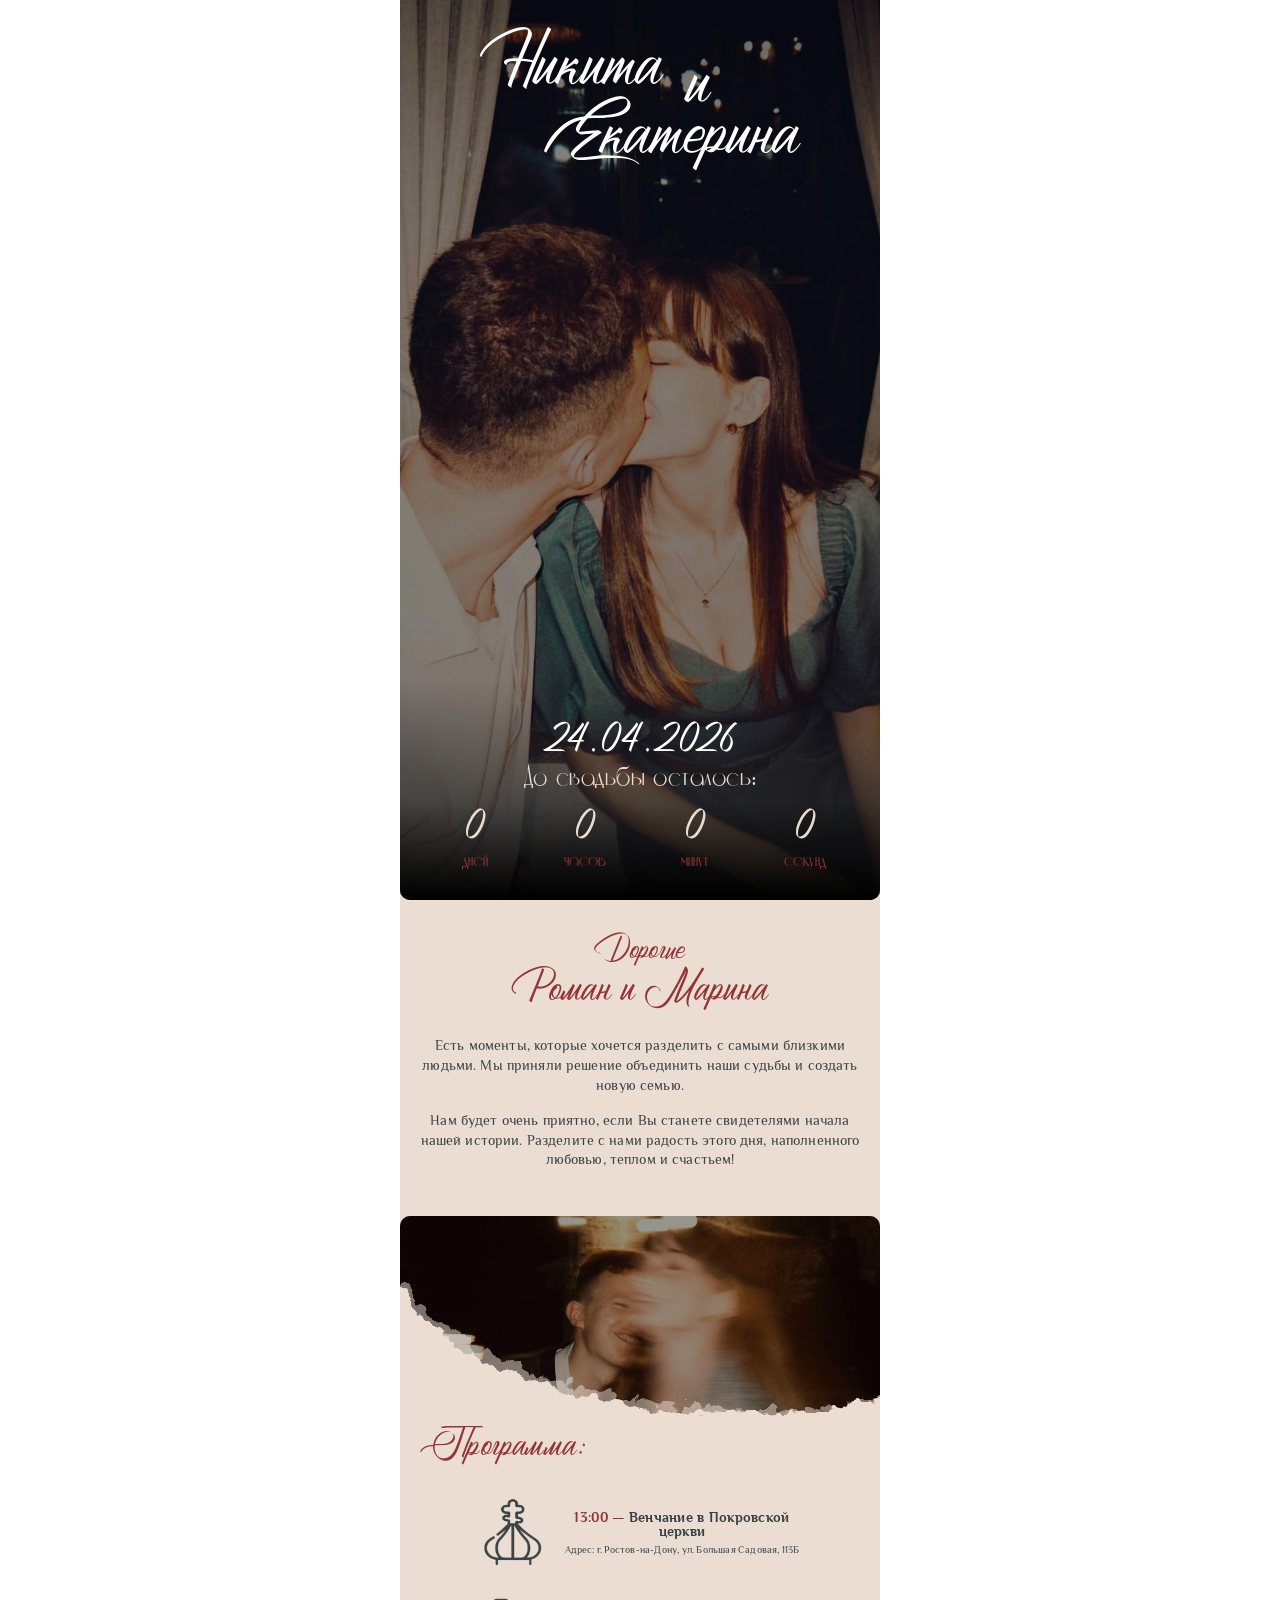
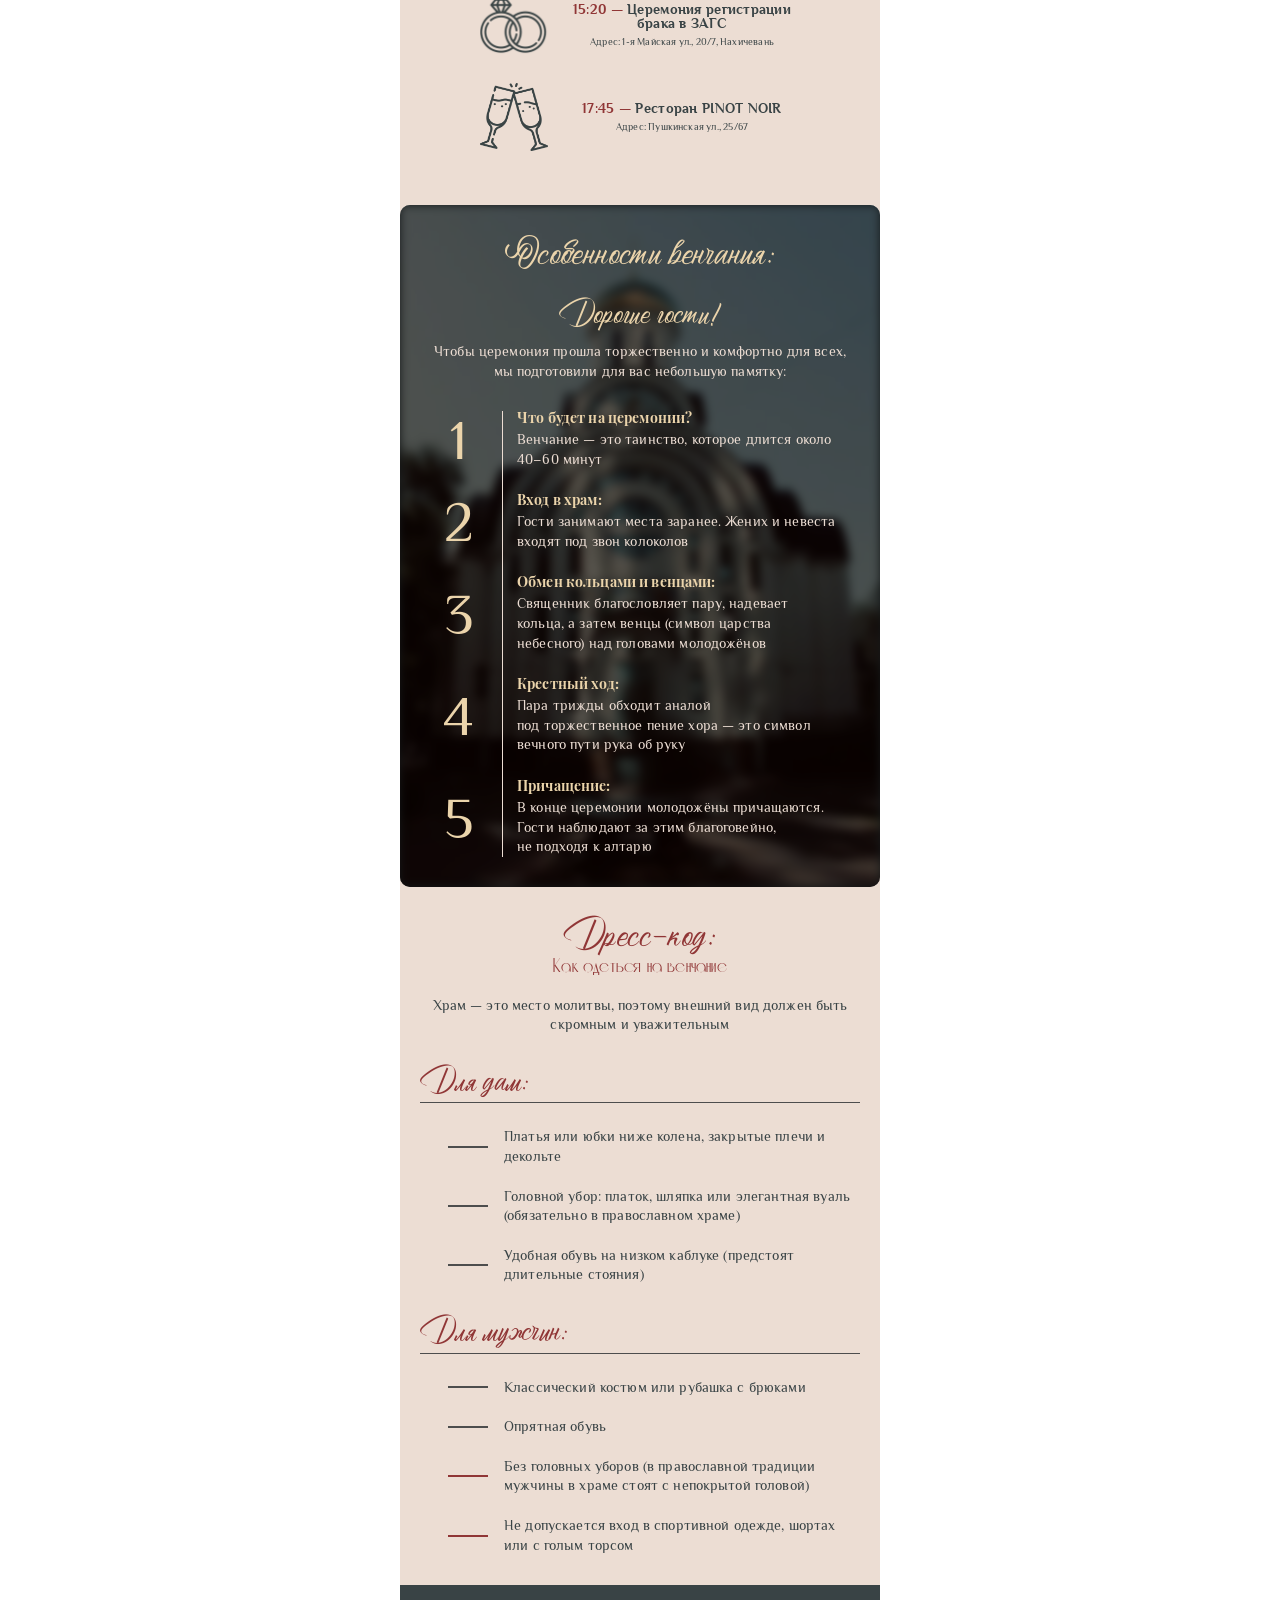
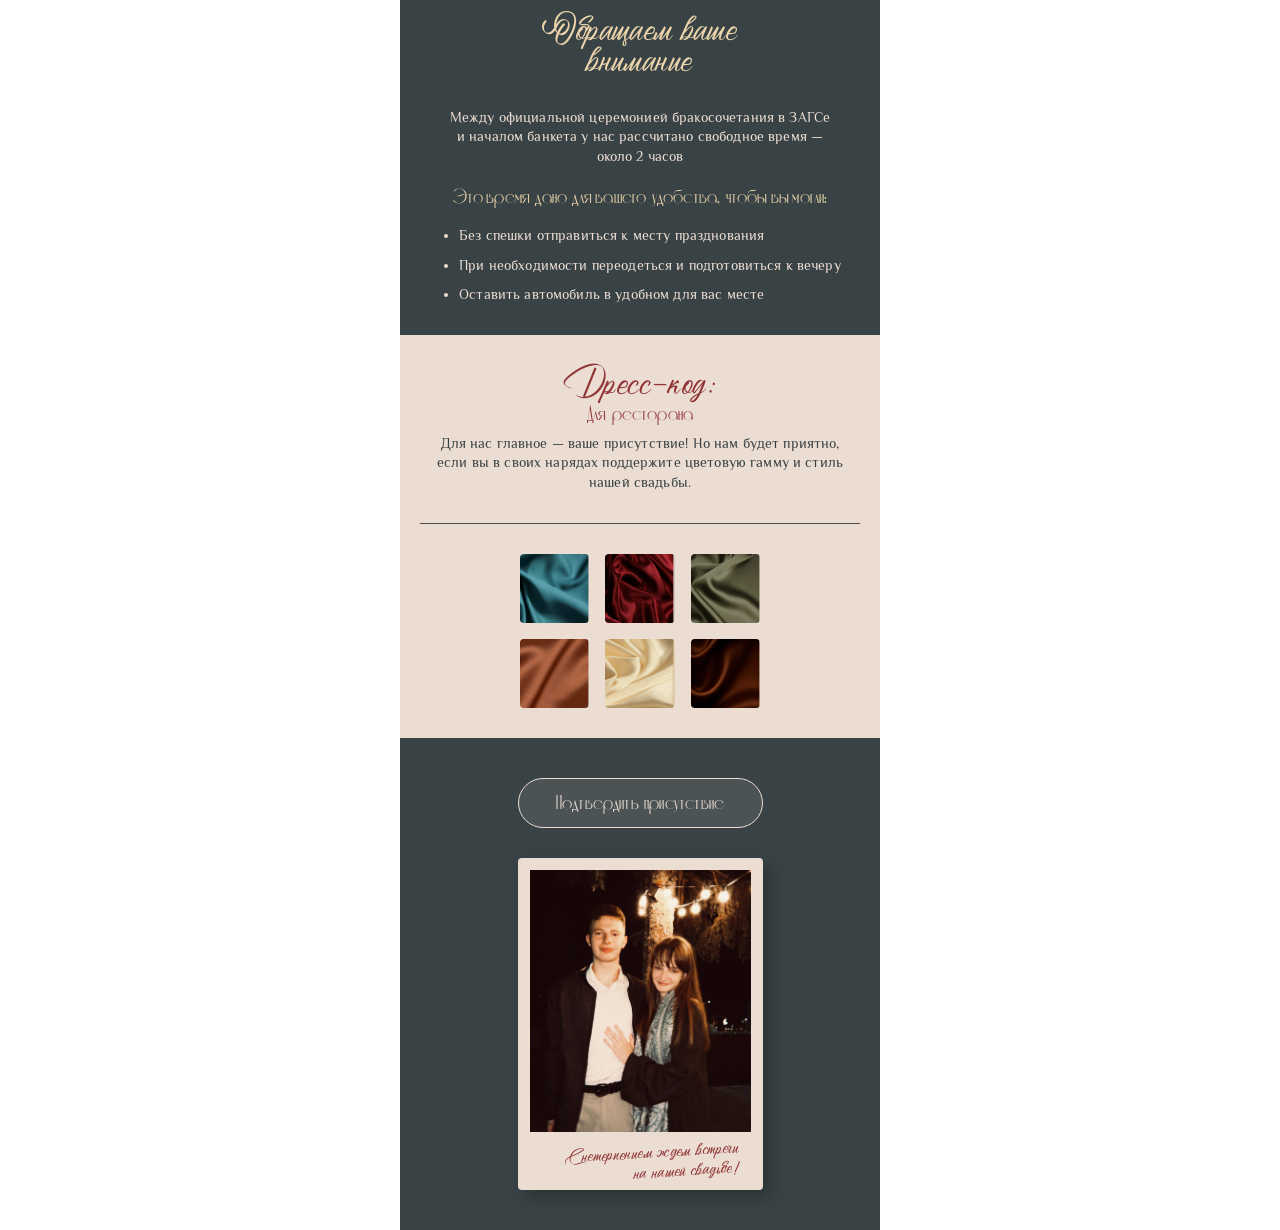
<file: alexandr-artemovich/index.html>
<!DOCTYPE html>
<html lang="en">
<head>
    <meta charset="UTF-8">
    <meta name="viewport" content="width=device-width, initial-scale=1.0">
    <title>Приглашение на Свадьбу</title>
    <link rel="stylesheet" href="/styles/styles.css">
</head>
<body>
    <div class="content">
        <div class="hero" style="background-image: url(../images/5fa5bb0f31fe683e96e17e9f7ca155f46ad007fe.jpg);">
            <h1 class="hero__title">Никита <span class="conjunction">и </span><span style="display: block; text-align: right;">Екатерина</span></h1>
            <div class="hero__content">
                <h2 class="hero__date">24.04.2026</h2>
                <h3 class="hero__subtitle">До свадьбы осталось:</h3>
                <div class="counter">
                    <div class="counter__item">
                        <div class="counter__item-number" id="days">42</div>
                        <div class="counter__item-text counter__item-days">дней</div>
                    </div>
                    <div class="counter__item">
                        <div class="counter__item-number" id="hours">42</div>
                        <div class="counter__item-text counter__item-hours">часов</div>
                    </div>
                    <div class="counter__item">
                        <div class="counter__item-number" id="minutes">42</div>
                        <div class="counter__item-text counter__item-minutes">минут</div>
                    </div>
                    <div class="counter__item">
                        <div class="counter__item-number" id="seconds">42</div>
                        <div class="counter__item-text counter__item-seconds">секунд</div>
                    </div>
                </div>
            </div>
            <div class="hero__overlay"></div>
        </div>
        <div class="section section--biege">
            <h2 class="section__title section__title--guest"><span class="guest-greeting" style="font-size: 2.4rem;">Дорогие</span><span class="guest-name" style="font-size: 3.2rem;">Роман и Марина</span></h2>
            <p class="section__text section__text--centered">Есть моменты, которые хочется разделить с самыми близкими людьми. Мы приняли решение объединить наши судьбы и создать новую семью.</p>
            <p class="section__text section__text--centered">Нам будет очень приятно, если Вы станете свидетелями начала нашей истории. Разделите с нами радость этого дня, наполненного любовью, теплом и счастьем!
</p>
        </div>
        <div class="framed">
            <svg xmlns="http://www.w3.org/2000/svg" viewBox="-10 -15 360 148" fill="none"><g filter="url(#filter0_g_183_595)"><path d="M-6.312 9.69C-0.131 68.938 103.092 120.79 232.094 127.524c47.594 2.485 92.348 -1.504 130.503 -10.454l-0.718 20.548 -374.771 -13.087L-8.88 9.6z" fill="#ECDDD3" fill-opacity="0.5"/></g><g filter="url(#filter1_g_183_595)"><path d="M-4.486 21.109c8.069 58.997 110.8 107.213 237.202 109.441 46.635 0.822 90.272 -4.726 127.284 -15.002v20.561H-7V21.109z" fill="#ECDDD3"/></g><defs><filter id="filter0_g_183_595" x="-22.4925" y="-2.47955e-05" width="394.689" height="147.217" filterUnits="userSpaceOnUse" color-interpolation-filters="sRGB"><feFlood flood-opacity="0" result="BackgroundImageFix"/><feBlend mode="normal" in="SourceGraphic" in2="BackgroundImageFix" result="shape"/><feTurbulence type="fractalNoise" baseFrequency="0.078125 0.078125" numOctaves="3" seed="5856"/><feDisplacementMap in="shape" scale="19.200000762939453" xChannelSelector="R" yChannelSelector="G" result="displacedImage" width="100%" height="100%"/><feMerge result="effect1_texture_183_595"><feMergeNode in="displacedImage"/></feMerge></filter><filter id="filter1_g_183_595" x="-13.7" y="14.4086" width="380.4" height="128.4" filterUnits="userSpaceOnUse" color-interpolation-filters="sRGB"><feFlood flood-opacity="0" result="BackgroundImageFix"/><feBlend mode="normal" in="SourceGraphic" in2="BackgroundImageFix" result="shape"/><feTurbulence type="fractalNoise" baseFrequency="0.081300809979438782 0.081300809979438782" numOctaves="3" seed="5856"/><feDisplacementMap in="shape" scale="13.399999618530273" xChannelSelector="R" yChannelSelector="G" result="displacedImage" width="100%" height="100%"/><feMerge result="effect1_texture_183_595"><feMergeNode in="displacedImage"/></feMerge></filter></defs></svg>
        </div>
        <div class="section section--biege section--schedule" style="padding-top: 10px;">
            <h2 class="section__title" style="margin-bottom: 34px; text-align: left;">Программа:</h2>
            <div class="schedule__item">
                <img src="/images/купол_Монтажная область 1 1.svg" alt="Церковный купол">
                <div class="schedule__content">
                    <h3 class="schedule__title"><span style="color: var(--color-accent);">13:00 — </span>Венчание в Покровской церкви</span></h3>
                    <p class="schedule__address">Адрес: г. Ростов-на-Дону, ул. Большая Садовая, 113Б</p>
                </div>
            </div>
            <div class="schedule__item">
                <img src="/images/кольца_Монтажная область 1 1.svg" alt="Переплетенные кольца">
                <div class="schedule__content">
                    <h3 class="schedule__title"><span style="color: var(--color-accent);">15:20 — </span>Церемония регистрации брака в ЗАГС</h3>
                    <p class="schedule__address">Адрес: 1-я Майская ул., 20/7, Нахичевань</p>
                </div>
            </div>
            <div class="schedule__item">
                <img src="/images/бокал 1.svg" alt="Пара высоких бокалов">
                <div class="schedule__content">
                    <h3 class="schedule__title"><span style="color: var(--color-accent);">17:45 — </span>Ресторан PINOT NOIR</h3>
                    <p class="schedule__address">Адрес: Пушкинская ул., 25/67</p>
                </div>
            </div>
        </div>
        <div class="section section--grey section--checklist">
            <h2 class="section__title">Особенности венчания:</h2>
            <h3 class="section__title section__title--small">Дорогие гости!</h3>
            <p class="section__text section__text--centered">Чтобы церемония прошла торжественно и комфортно для всех, мы подготовили для вас небольшую памятку:
</p>
            <div class="checklist">
                <div class="checklist__item">
                    <div class="item__number">1</div>
                    <div class="item__content">
                        <h4 class="item__title">Что будет на церемонии?</h4>
                        <p class="section__text item__description">Венчание — это таинство, которое длится около 40–60 минут</p>
                    </div>
                </div>
                <div class="checklist__item">
                    <div class="item__number">2</div>
                    <div class="item__content">
                        <h4 class="item__title">Вход в храм:</h4>
                        <p class="section__text item__description">Гости занимают места заранее. Жених и невеста входят под звон колоколов</p>
                    </div>
                </div>
                <div class="checklist__item">
                    <div class="item__number">3</div>
                    <div class="item__content">
                        <h4 class="item__title">Обмен кольцами и венцами:</h4>
                        <p class="section__text item__description">Священник благословляет пару, надевает кольца, а затем венцы (символ царства небесного) над головами молодожёнов</p>
                    </div>
                </div>
                <div class="checklist__item">
                    <div class="item__number">4</div>
                    <div class="item__content">
                        <h4 class="item__title">Крестный ход:</h4>
                        <p class="section__text item__description">Пара трижды обходит аналой под торжественное пение хора — это символ вечного пути рука об руку</p>
                    </div>
                </div>
                <div class="checklist__item">
                    <div class="item__number">5</div>
                    <div class="item__content">
                        <h4 class="item__title">Причащение:</h4>
                        <p class="section__text item__description">В конце церемонии молодожёны причащаются. Гости наблюдают за этим благоговейно, не подходя к алтарю</p>
                    </div>
                </div>
                <div class="divider"></div>
            </div>
        </div>
        <div class="section section--biege">
            <h2 class="section__title">Дресс-код:</h2>
            <h3 class="section__subtitle">Как одеться на венчание</h3>
            <p class="section__text section__text--centered" style="margin-bottom: 30px;">Храм — это место молитвы, поэтому внешний вид должен быть скромным и уважительным</p>
            <h4 class="section__title section__title--small section__title--border" style="text-align: left;">Для дам:</h4>
            <div class="list" style="margin-bottom: 30px;">
                <div class="marker"></div>
                <p class="section__text">Платья или юбки ниже колена, закрытые плечи и декольте</p>
                <div class="marker"></div>
                <p class="section__text">Головной убор: платок, шляпка или элегантная вуаль (обязательно в православном храме)</p>
                <div class="marker"></div>
                <p class="section__text">Удобная обувь на низком каблуке (предстоят длительные стояния)</p>
            </div>
            <h4 class="section__title section__title--small section__title--border" style="text-align: left;">Для мужчин:</h4>
            <div class="list">
                <div class="marker"></div>
                <p class="section__text">Классический костюм или рубашка с брюками</p>
                <div class="marker"></div>
                <p class="section__text">Опрятная обувь</p>
                <div class="marker marker--red"></div>
                <p class="section__text">Без головных уборов (в православной традиции мужчины в храме стоят с непокрытой головой)</p>
                <div class="marker marker--red"></div>
                <p class="section__text">Не допускается вход в спортивной одежде, шортах или с голым торсом</p>
            </div>
        </div>
        <div class="section section--grey" style="border-radius: 0;">
            <h2 class="section__title" style="margin-bottom: 30px; line-height: .8em;">Обращаем ваше<span style="display: block;">внимание</span></h2>
            <p class="section__text section__text--centered" style="margin-bottom: 20px;">Между официальной церемонией бракосочетания в ЗАГСе и началом банкета у нас рассчитано свободное время — около 2 часов</p>
            <h3 class="section__subtitle">Это время дано для вашего удобства, чтобы вы могли:</h3>
            <ul class="section__list">
                <li class="list__item">Без спешки отправиться к месту празднования</li>
                <li class="list__item">При необходимости переодеться и подготовиться к вечеру</li>
                <li class="list__item" style="margin-bottom: 0;">Оставить автомобиль в удобном для вас месте</li>
            </ul>
        </div>
        <div class="section section--biege">
            <h2 class="section__title">Дресс-код:</h2>
            <h3 class="section__subtitle" style="margin-bottom: 10px;">Для ресторана</h3>
            <p class="section__text section__text--centered" style="padding-bottom: 30px; margin-bottom: 30px; border-bottom: 1px solid var(--color-border);">Для нас главное — ваше присутствие! Но нам будет приятно, если вы в своих нарядах поддержите цветовую гамму и стиль нашей свадьбы.</p>
            <div class="colors">
                <div class="color__item">
                    <img src="/images/turquoise.jpeg" alt="Turquoise color">
                </div>
                <div class="color__item">
                    <img src="/images/burgundy.jpeg" alt="Burgundy color">
                </div>
                <div class="color__item">
                    <img src="/images/olive.jpg" alt="Olive color">
                </div>
                <div class="color__item">
                    <img src="/images/orange.jpeg" alt="Orange color">
                </div>
                <div class="color__item">
                    <img src="/images/biege.jpeg" alt="Lemon color">
                </div>
                <div class="color__item">
                    <img src="/images/brown.jpeg" alt="Brown color">
                </div>
            </div>
        </div>
        <div class="section section--grey section--button">
            <form action="https://formspree.io/f/xgonlerl" method="post">
                <input type="hidden" name="message" id="message" value="Гость Софья подтвердил свое присутствие!">
                <button type="submit" class="button">Подтвердить присутствие</button>
            </form>
            <div class="polaroid">
                <img src="/images/d419377d19cbe26d3405cd558c5c610867462e67.jpg" alt="Couple standing under the lights">
                <div class="polaroid__text">С  нетерпением ждем встречи<span style="display: block;"> на нашей свадьбе!</span></div>
            </div>
        </div>
    </div>
    <script src="/scripts/script.js"></script>
</body>
</html>
</file>
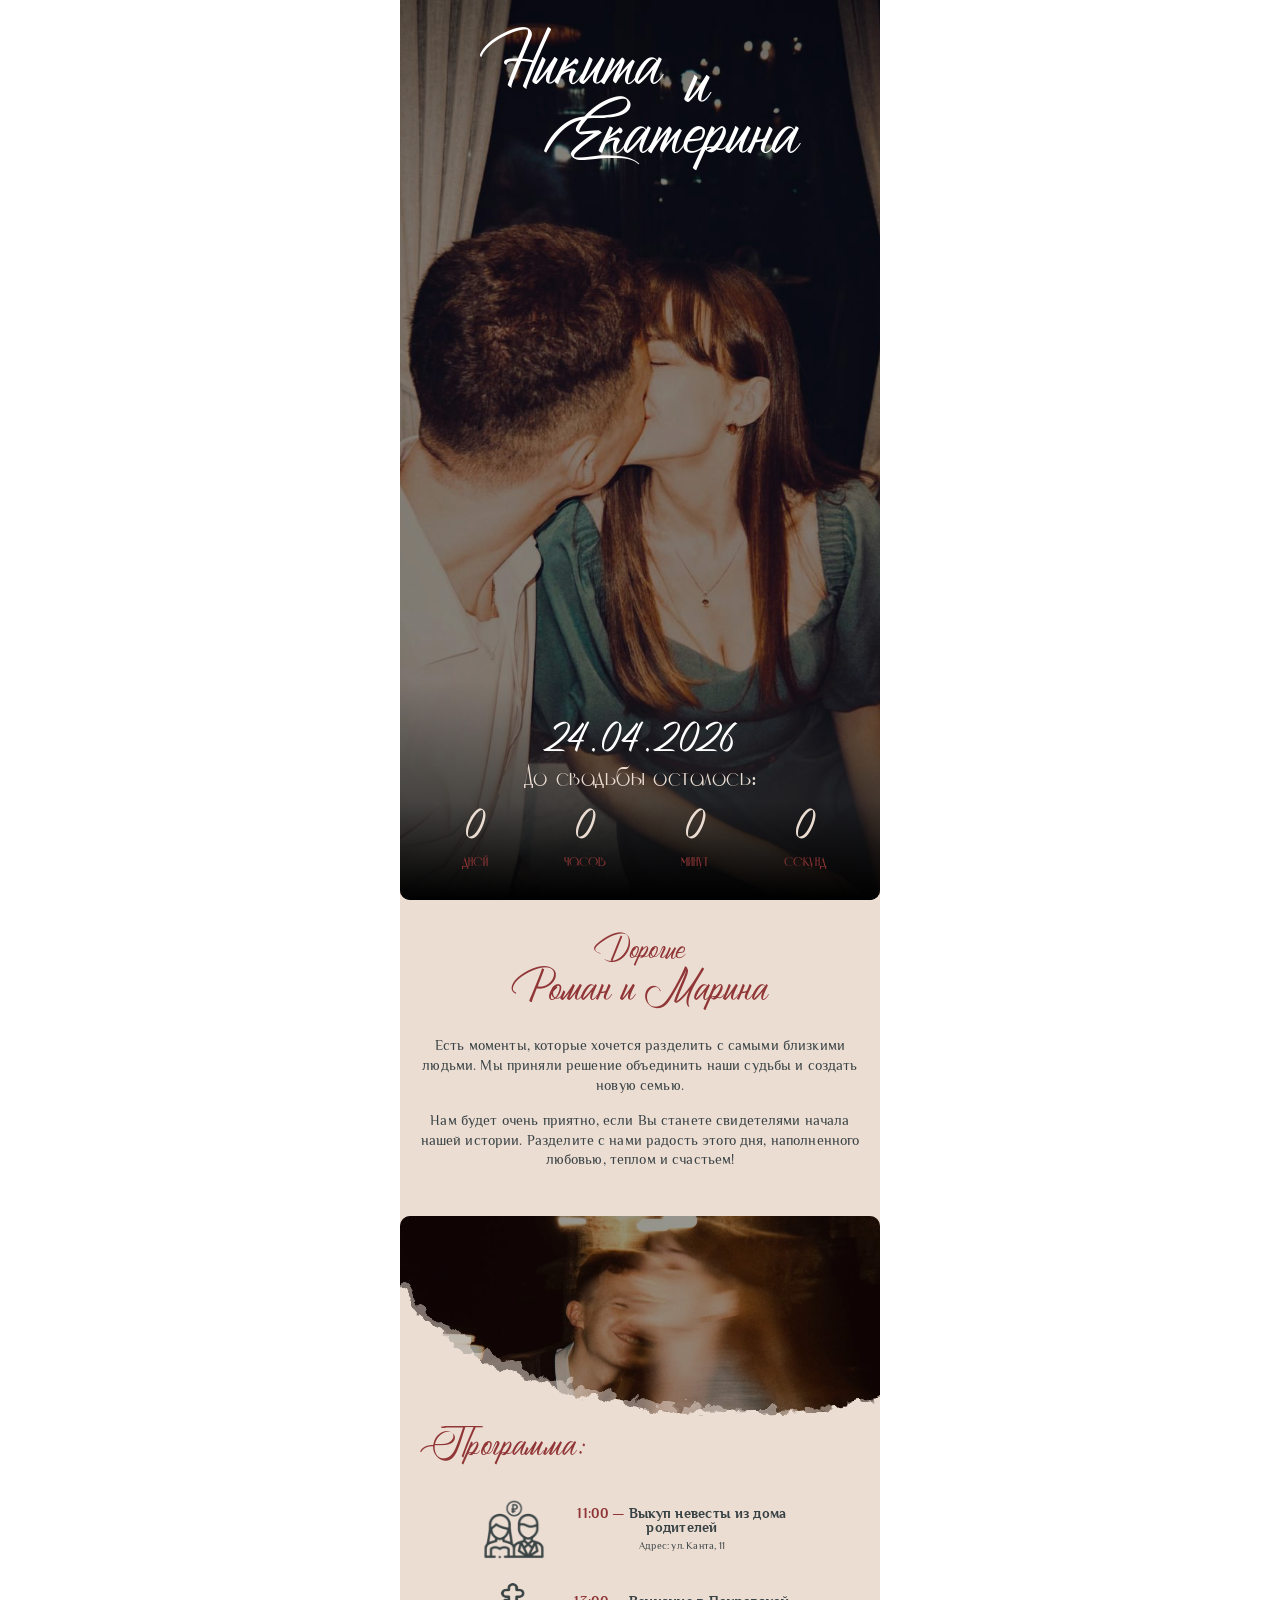
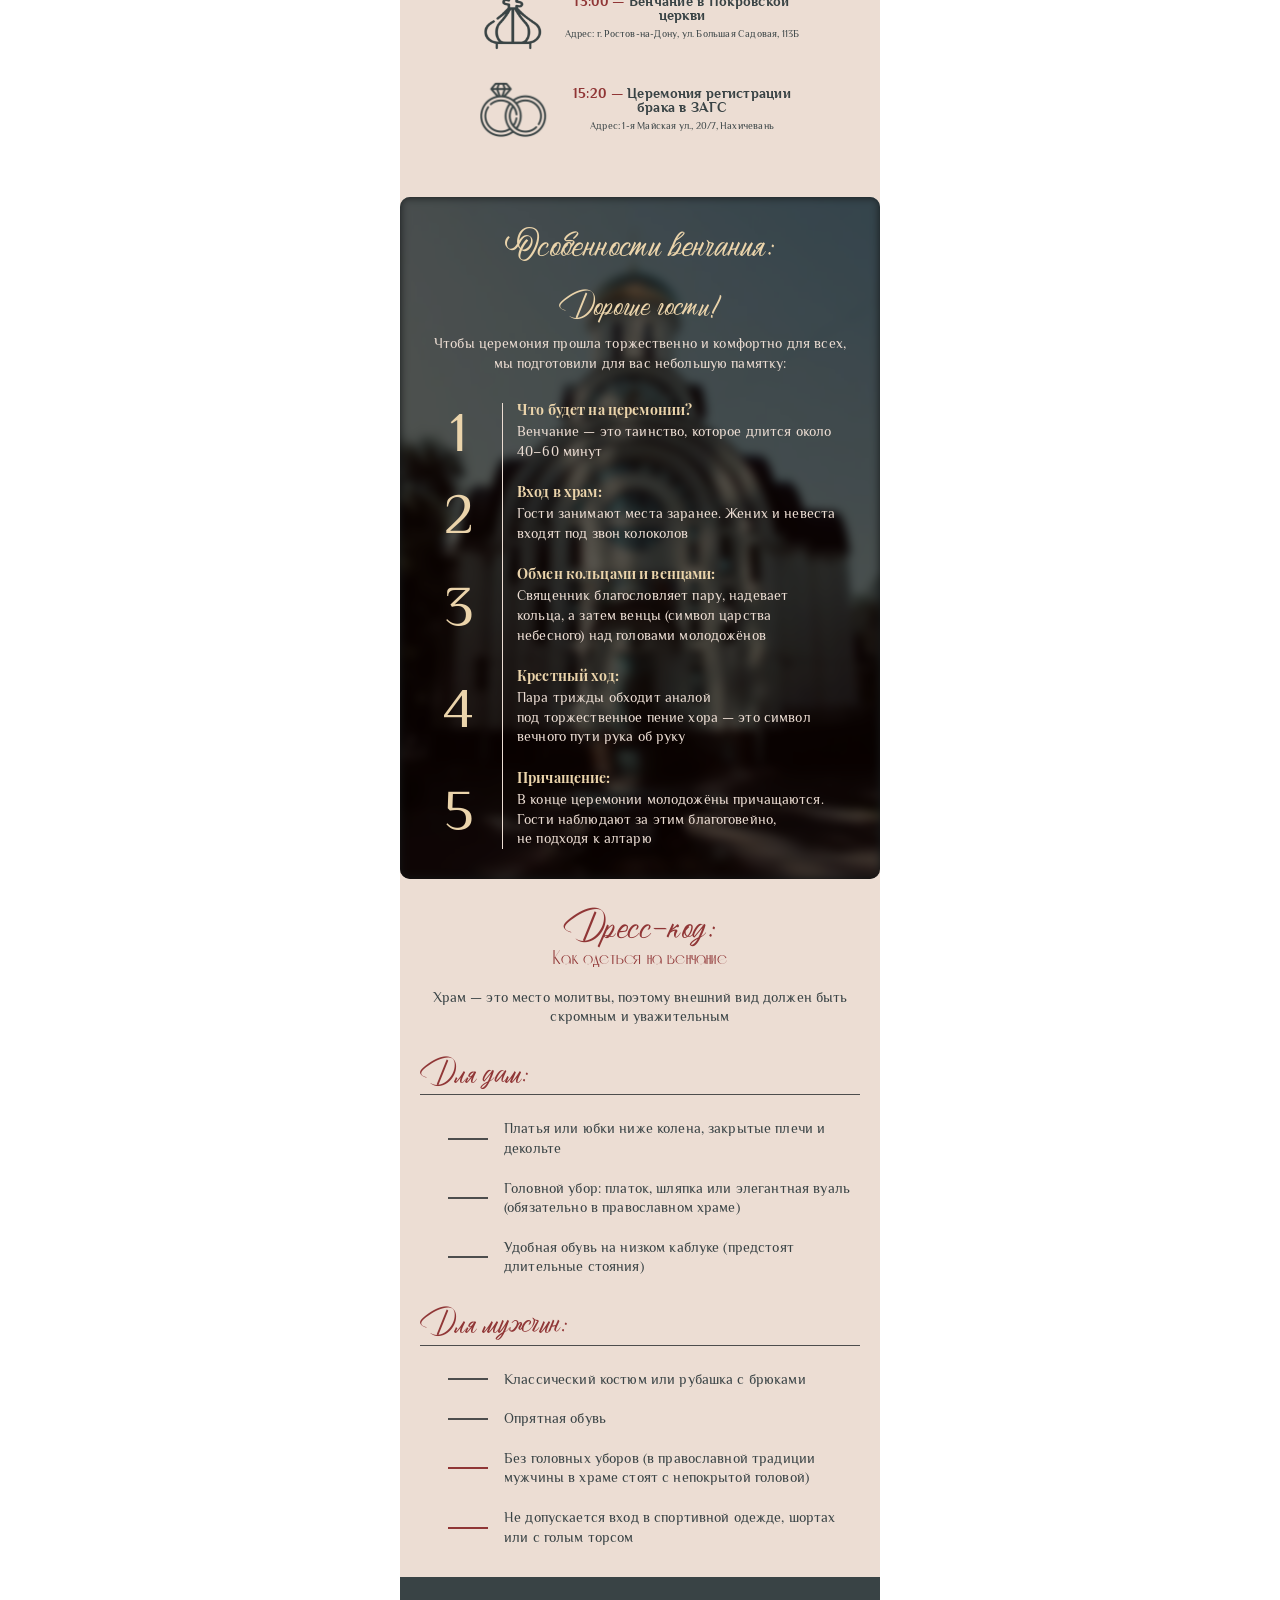
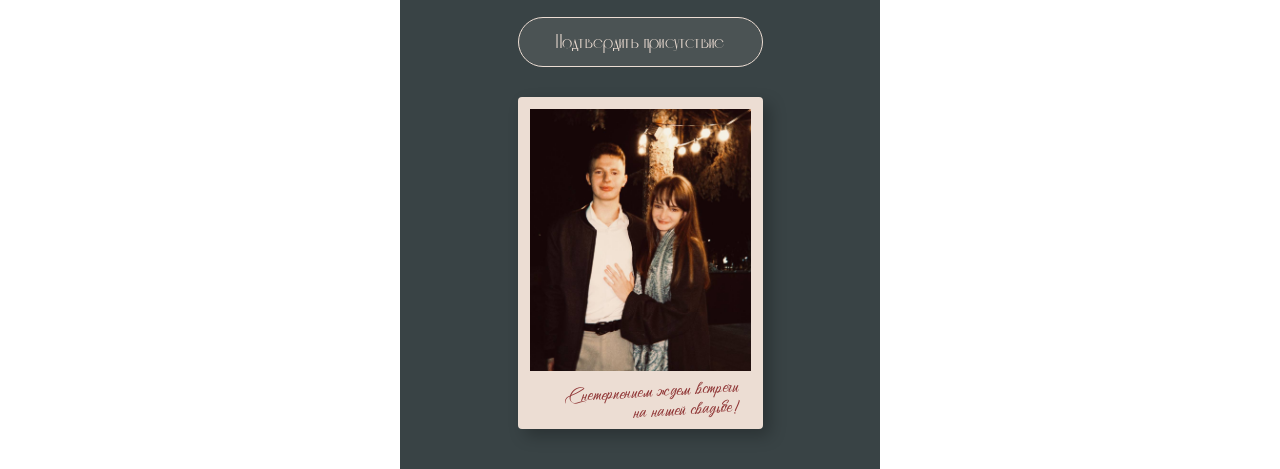
<file: alexandr/index.html>
<!DOCTYPE html>
<html lang="en">
<head>
    <meta charset="UTF-8">
    <meta name="viewport" content="width=device-width, initial-scale=1.0">
    <title>Приглашение на Свадьбу</title>
    <link rel="stylesheet" href="/styles/styles.css">
</head>
<body>
    <div class="content">
        <div class="hero" style="background-image: url(../images/5fa5bb0f31fe683e96e17e9f7ca155f46ad007fe.jpg);">
            <h1 class="hero__title">Никита <span class="conjunction">и </span><span style="display: block; text-align: right;">Екатерина</span></h1>
            <div class="hero__content">
                <h2 class="hero__date">24.04.2026</h2>
                <h3 class="hero__subtitle">До свадьбы осталось:</h3>
                <div class="counter">
                    <div class="counter__item">
                        <div class="counter__item-number" id="days">42</div>
                        <div class="counter__item-text counter__item-days">дней</div>
                    </div>
                    <div class="counter__item">
                        <div class="counter__item-number" id="hours">42</div>
                        <div class="counter__item-text counter__item-hours">часов</div>
                    </div>
                    <div class="counter__item">
                        <div class="counter__item-number" id="minutes">42</div>
                        <div class="counter__item-text counter__item-minutes">минут</div>
                    </div>
                    <div class="counter__item">
                        <div class="counter__item-number" id="seconds">42</div>
                        <div class="counter__item-text counter__item-seconds">секунд</div>
                    </div>
                </div>
            </div>
            <div class="hero__overlay"></div>
        </div>
        <div class="section section--biege">
            <h2 class="section__title section__title--guest"><span class="guest-greeting" style="font-size: 2.4rem;">Дорогие</span><span class="guest-name" style="font-size: 3.2rem;">Роман и Марина</span></h2>
            <p class="section__text section__text--centered">Есть моменты, которые хочется разделить с самыми близкими людьми. Мы приняли решение объединить наши судьбы и создать новую семью.</p>
            <p class="section__text section__text--centered">Нам будет очень приятно, если Вы станете свидетелями начала нашей истории. Разделите с нами радость этого дня, наполненного любовью, теплом и счастьем!
</p>
        </div>
        <div class="framed">
            <svg xmlns="http://www.w3.org/2000/svg" viewBox="-10 -15 360 148" fill="none"><g filter="url(#filter0_g_183_595)"><path d="M-6.312 9.69C-0.131 68.938 103.092 120.79 232.094 127.524c47.594 2.485 92.348 -1.504 130.503 -10.454l-0.718 20.548 -374.771 -13.087L-8.88 9.6z" fill="#ECDDD3" fill-opacity="0.5"/></g><g filter="url(#filter1_g_183_595)"><path d="M-4.486 21.109c8.069 58.997 110.8 107.213 237.202 109.441 46.635 0.822 90.272 -4.726 127.284 -15.002v20.561H-7V21.109z" fill="#ECDDD3"/></g><defs><filter id="filter0_g_183_595" x="-22.4925" y="-2.47955e-05" width="394.689" height="147.217" filterUnits="userSpaceOnUse" color-interpolation-filters="sRGB"><feFlood flood-opacity="0" result="BackgroundImageFix"/><feBlend mode="normal" in="SourceGraphic" in2="BackgroundImageFix" result="shape"/><feTurbulence type="fractalNoise" baseFrequency="0.078125 0.078125" numOctaves="3" seed="5856"/><feDisplacementMap in="shape" scale="19.200000762939453" xChannelSelector="R" yChannelSelector="G" result="displacedImage" width="100%" height="100%"/><feMerge result="effect1_texture_183_595"><feMergeNode in="displacedImage"/></feMerge></filter><filter id="filter1_g_183_595" x="-13.7" y="14.4086" width="380.4" height="128.4" filterUnits="userSpaceOnUse" color-interpolation-filters="sRGB"><feFlood flood-opacity="0" result="BackgroundImageFix"/><feBlend mode="normal" in="SourceGraphic" in2="BackgroundImageFix" result="shape"/><feTurbulence type="fractalNoise" baseFrequency="0.081300809979438782 0.081300809979438782" numOctaves="3" seed="5856"/><feDisplacementMap in="shape" scale="13.399999618530273" xChannelSelector="R" yChannelSelector="G" result="displacedImage" width="100%" height="100%"/><feMerge result="effect1_texture_183_595"><feMergeNode in="displacedImage"/></feMerge></filter></defs></svg>
        </div>
        <div class="section section--biege section--schedule" style="padding-top: 10px;">
            <h2 class="section__title" style="margin-bottom: 34px; text-align: left;">Программа:</h2>
            <div class="schedule__item">
                <img src="/images/выкуп_Монтажная область 1 1.svg" alt="Жених и невеста с символом монеты">
                <div class="schedule__content">
                    <h3 class="schedule__title"><span style="color: var(--color-accent);">11:00 — </span>Выкуп невесты из дома родителей</h3>
                    <p class="schedule__address">Адрес: ул. Канта, 11</p>
                </div>
            </div>
            <div class="schedule__item">
                <img src="/images/купол_Монтажная область 1 1.svg" alt="Церковный купол">
                <div class="schedule__content">
                    <h3 class="schedule__title"><span style="color: var(--color-accent);">13:00 — </span>Венчание в Покровской церкви</span></h3>
                    <p class="schedule__address">Адрес: г. Ростов-на-Дону, ул. Большая Садовая, 113Б</p>
                </div>
            </div>
            <div class="schedule__item">
                <img src="/images/кольца_Монтажная область 1 1.svg" alt="Переплетенные кольца">
                <div class="schedule__content">
                    <h3 class="schedule__title"><span style="color: var(--color-accent);">15:20 — </span>Церемония регистрации брака в ЗАГС</h3>
                    <p class="schedule__address">Адрес: 1-я Майская ул., 20/7, Нахичевань</p>
                </div>
            </div>
        </div>
        <div class="section section--grey section--checklist">
            <h2 class="section__title">Особенности венчания:</h2>
            <h3 class="section__title section__title--small">Дорогие гости!</h3>
            <p class="section__text section__text--centered">Чтобы церемония прошла торжественно и комфортно для всех, мы подготовили для вас небольшую памятку:
</p>
            <div class="checklist">
                <div class="checklist__item">
                    <div class="item__number">1</div>
                    <div class="item__content">
                        <h4 class="item__title">Что будет на церемонии?</h4>
                        <p class="section__text item__description">Венчание — это таинство, которое длится около 40–60 минут</p>
                    </div>
                </div>
                <div class="checklist__item">
                    <div class="item__number">2</div>
                    <div class="item__content">
                        <h4 class="item__title">Вход в храм:</h4>
                        <p class="section__text item__description">Гости занимают места заранее. Жених и невеста входят под звон колоколов</p>
                    </div>
                </div>
                <div class="checklist__item">
                    <div class="item__number">3</div>
                    <div class="item__content">
                        <h4 class="item__title">Обмен кольцами и венцами:</h4>
                        <p class="section__text item__description">Священник благословляет пару, надевает кольца, а затем венцы (символ царства небесного) над головами молодожёнов</p>
                    </div>
                </div>
                <div class="checklist__item">
                    <div class="item__number">4</div>
                    <div class="item__content">
                        <h4 class="item__title">Крестный ход:</h4>
                        <p class="section__text item__description">Пара трижды обходит аналой под торжественное пение хора — это символ вечного пути рука об руку</p>
                    </div>
                </div>
                <div class="checklist__item">
                    <div class="item__number">5</div>
                    <div class="item__content">
                        <h4 class="item__title">Причащение:</h4>
                        <p class="section__text item__description">В конце церемонии молодожёны причащаются. Гости наблюдают за этим благоговейно, не подходя к алтарю</p>
                    </div>
                </div>
                <div class="divider"></div>
            </div>
        </div>
        <div class="section section--biege">
            <h2 class="section__title">Дресс-код:</h2>
            <h3 class="section__subtitle">Как одеться на венчание</h3>
            <p class="section__text section__text--centered" style="margin-bottom: 30px;">Храм — это место молитвы, поэтому внешний вид должен быть скромным и уважительным</p>
            <h4 class="section__title section__title--small section__title--border" style="text-align: left;">Для дам:</h4>
            <div class="list" style="margin-bottom: 30px;">
                <div class="marker"></div>
                <p class="section__text">Платья или юбки ниже колена, закрытые плечи и декольте</p>
                <div class="marker"></div>
                <p class="section__text">Головной убор: платок, шляпка или элегантная вуаль (обязательно в православном храме)</p>
                <div class="marker"></div>
                <p class="section__text">Удобная обувь на низком каблуке (предстоят длительные стояния)</p>
            </div>
            <h4 class="section__title section__title--small section__title--border" style="text-align: left;">Для мужчин:</h4>
            <div class="list">
                <div class="marker"></div>
                <p class="section__text">Классический костюм или рубашка с брюками</p>
                <div class="marker"></div>
                <p class="section__text">Опрятная обувь</p>
                <div class="marker marker--red"></div>
                <p class="section__text">Без головных уборов (в православной традиции мужчины в храме стоят с непокрытой головой)</p>
                <div class="marker marker--red"></div>
                <p class="section__text">Не допускается вход в спортивной одежде, шортах или с голым торсом</p>
            </div>
        </div>
        <div class="section section--grey section--button">
            <form action="https://formspree.io/f/xgonlerl" method="post">
                <input type="hidden" name="message" id="message" value="Гость Софья подтвердил свое присутствие!">
                <button type="submit" class="button">Подтвердить присутствие</button>
            </form>
            <div class="polaroid">
                <img src="/images/d419377d19cbe26d3405cd558c5c610867462e67.jpg" alt="Couple standing under the lights">
                <div class="polaroid__text">С  нетерпением ждем встречи<span style="display: block;"> на нашей свадьбе!</span></div>
            </div>
        </div>
    </div>
    <script src="/scripts/script.js"></script>
</body>
</html>
</file>
<file: styles/styles.css>
/* fonts */

@font-face {
    font-family: 'Atziluth';
    src: url('../fonts/Atziluth-Script_1.woff2') format('woff2');
    font-weight: 500;
    font-style: normal;
    font-display: swap;
}

@font-face {
    font-family: 'Custodia Deco';
    src: url('../fonts/Custodia\ Deco.woff2') format('woff2');
    font-style: normal;
    font-weight: 400;
    font-display: swap;
}

@font-face {
    font-family: 'Philosopher';
    src: url('../fonts/Philosopher-Regular.woff2') format('woff2');
    font-style: normal;
    font-weight: 400;
    font-display: swap;
}

@font-face {
    font-family: 'Philosopher Bold';
    src: url('../fonts/Philosopher\ Bold.woff2') format('woff2');
    font-style: normal;
    font-weight: 700;
    font-display: swap;
}

@font-face {
    font-family: 'Playfair Display';
    src: url('../fonts/PlayfairDisplay.woff2') format('woff2');
    font-style: normal;
    font-weight: 700;
    font-display: swap;
}

/* general */

* {
    box-sizing: border-box;
    margin: 0;
    font-weight: initial;
}

html {
    font-size: 14px;
}

:root {
    --color-background: #ECDDD3;
    --color-primary: #FFFFFF;
    --color-secondary: #EBD4AB;
    --color-text: #394345;
    --color-accent: #903636;
    --color-border: #4D4D4D;
}

.content {
    margin: 0 auto;
    max-width: 480px;
    background-color: var(--color-background);
}

/* hero */

.hero {
    background-size: cover;
    background-repeat: no-repeat;
    background-position: 50% 50%;
    display: flex;
    position: relative;
    flex-direction: column;
    justify-content: space-between;
    align-items: center;
    min-height: 540px;
    height: 100vh;
    padding: 30px 20px;
    border-radius: 0 0 10px 10px;
}

.hero::before {
    content: '';
    display: block;
    position: absolute;
    top: 0;
    height: 100%;
    min-height: inherit;
    width: 100%;
    max-width: 480px;
    border-radius: 0 0 10px 10px;
    background-color: #00000066;
    z-index: 0;
}

.hero__title {
    position: relative;
    font-family: 'Atziluth', serif;
    font-size: 5.5rem;
    line-height: .9em;
    color: var(--color-primary);
    width: 100%;
    max-width: 320px;
    z-index: 1;
}

.hero__title .conjunction {
    position: absolute;
    margin-left: 24px;
    top: 18px;
}

.hero__content {
    display: flex;
    flex-direction: column;
    align-items: center;
    width: 100%;
    z-index: 1;
}

.hero__date {
    font-family: 'Atziluth', serif;
    font-size: 3.5rem;
    line-height: 1em;
    text-align: center;
    color: var(--color-primary);
}

.hero__subtitle {
    font-family: 'Custodia Deco', serif;
    font-size: 2rem;
    line-height: 1em;
    letter-spacing: .02em;
    text-align: center;
    color: var(--color-background);
    margin-bottom: 10px;
}

.counter {
    display: flex;
    flex-direction: row;
    justify-content: space-between;
    flex-wrap: wrap;
    width: 100%;
}

.counter__item {
    text-align: center;
    justify-items: center;
    flex: 0 0 25%;
}

.counter__item-number {
    font-family: 'Atziluth', serif;
    font-size: 3.5rem;
    line-height: 1em;
    letter-spacing: .01em;
    width: 2ch;
    color: var(--color-background);
    margin: 0 auto;
}

.counter__item-text {
    font-family: 'Custodia Deco', serif;
    font-size: 1.4rem;
    line-height: 1em;
    letter-spacing: .01em;
    color: var(--color-accent);
}

.hero__overlay {
    display: block;
    position: absolute;
    bottom: 0;
    height: 40%;
    max-height: 220px;
    width: 100%;
    max-width: 480px;
    border-radius: 0 0 10px 10px;
    background-image: linear-gradient(#56565600 0%, #2A2A2A8C 55%, #000000 100%);
}

/* section */

.section {
    display: flex;
    flex-direction: column;
    align-items: center;
    padding: 30px 20px;
}

.section--grey {
    background-color: var(--color-text);
}

.section__title {
    font-family: 'Atziluth', serif;
    font-size: 2.8rem;
    line-height: 1em;
    letter-spacing: .01em;
    text-align: center;
    width: 100%;
}

.section__title--small {
    font-size: 2.4rem;
}

.section--biege .section__title {
    color: var(--color-accent);
}

.section--grey .section__title {
    color: var(--color-secondary);
}

.section__subtitle {
    font-family: 'Custodia Deco', serif;
    font-size: 1.4rem;
    line-height: 1em;
    letter-spacing: .01em;
    text-align: center;
    color: var(--color-accent);
    margin-bottom: 20px;
}

.section--grey .section__subtitle {
    color: var(--color-secondary);
}

.section__title--guest {
    display: flex;
    flex-direction: column;
    text-align: center;
    margin-bottom: 28px;
}

.section__title--border {
    padding-bottom: 4px;
    border-bottom: 1px solid var(--color-border);
    border-radius: 0;
    margin-bottom: 24px;
}

.section__text {
    font-family: 'Philosopher', serif;
    font-size: 1rem;
    line-height: 1.4em;
    letter-spacing: .01em;
    color: var(--color-text);
    margin-bottom: 16px;
    z-index: 1;
}

.section--grey .section__text {
    color: var(--color-background);
}

.section__text--centered {
    text-align: center;
}

.section__list {
    padding-inline-start: 20px;
    margin: 0 auto;
}

.list__item {
    font-family: 'Philosopher', serif;
    font-size: 1rem;
    line-height: 1.4em;
    letter-spacing: .01em;
    color: var(--color-background);
    margin-bottom: 10px;
}

.list {
    display: flex;
    flex-direction: row;
    flex-wrap: wrap;
    justify-content: space-between;
    align-items: center;
    align-self: end;
    row-gap: 20px;
    column-gap: 16px;
    width: calc(100% - 28px);
}

.marker {
    flex: 0 0 40px;
    width: 100%;
    height: 2px;
    background-color: var(--color-border);
}

.marker--red {
    background-color: var(--color-accent);
}

.list p {
    flex: 0 0 calc(100% - 56px);
    margin-bottom: 0;
}

/* framed image */

.framed {
    position: relative;
    min-height: 200px;
    border-radius: 10px 10px 0 0;
    overflow: hidden;
    background-image: url('/images/e54f475a7bf365755ae9d8dcbc97b50ce374b4fe.jpg');
    background-position: 50% 35%;
    background-size: cover;
    background-repeat: no-repeat;
}

.framed::before {
    content: '';
    display: block;
    position: absolute;
    top: 0;
    height: 100%;
    width: 100%;
    max-width: 480px;
    border-radius: 0 0 10px 10px;
    background-color: #00000066;
    z-index: 0;
}

.framed svg {
    position: absolute;
    transform: scaleX(1.05);
    right: 0;
    bottom: 0;
}

/* schedule */

.schedule__item {
    display: flex;
    flex-direction: row;
    justify-content: center;
    align-content: center;
    column-gap: 16px;
    width: 100%;
    margin-bottom: 24px;
}

.schedule__item img {
    width: 68px;
}

.schedule__content {
    display: flex;
    flex-direction: column;
    justify-content: center;
    align-items: center;
    flex-grow: 1;
    row-gap: 5px;
    max-width: 236px;
}

.schedule__title {
    font-family: 'Philosopher Bold', serif;
    font-size: 1rem;
    line-height: 1em;
    letter-spacing: .02em;
    font-weight: 700;
    color: var(--color-text);
    text-align: center;
}

.schedule__address {
    font-family: 'Philosopher', serif;
    font-size: .7rem;
    line-height: 1.2em;
    letter-spacing: .02em;
    color: var(--color-text);
    text-align: center;
}

/* checklist */

.section--checklist {
    position: relative;
    border-radius: 10px;
    overflow: hidden;
}

.section--checklist::before {
    content: '';
    display: block;
    position: absolute;
    height: 100%;
    width: 100%;
    max-width: 480px;
    top: 0;
    background-image: url('/images/4b3f819c13b55ccd4fa23f839213a8d2ce1ee85d.jpg');
    background-size: cover;
    background-position: 50% 0%;
    background-repeat: no-repeat;
    filter: blur(5px);
    z-index: 0;
}

.section--checklist::after {
    content: '';
    display: block;
    position: absolute;
    top: 0;
    height: 100%;
    min-height: inherit;
    width: 100%;
    max-width: 480px;
    border-radius: 0 0 10px 10px;
    background-color: #000000A6;
    z-index: 0;
}

.section--checklist .section__title {
    z-index: 1;
    text-align: center;
    margin-bottom: 24px;
}

.section--checklist .section__title--small {
    margin-bottom: 10px;
}

.section--checklist .section__text--centered {
    margin-bottom: 30px;
}

.checklist {
    display: flex;
    position: relative;
    flex-direction: column;
    row-gap: 24px;
    z-index: 1;
    width: 90%;
    margin: 0 auto;
}

.checklist__item {
    display: flex;
    flex-direction: row;
    column-gap: 42px;
    align-items: center;
    flex: 0 0 20%;
}

.item__number {
    font-family: 'Philosopher', serif;
    font-size: 4rem;
    line-height: 1em;
    text-align: center;
    margin: 0 auto;
    color: var(--color-secondary);
    flex: 1 0 1ch;
}

.divider {
    display: block;
    position: absolute;
    top: 0;
    left: 60px;
    height: 100%;
    width: 1px;
    background-color: var(--color-background);
}

.item__content {
    display: flex;
    flex-direction: column;
    row-gap: 5px;
}

.item__title {
    font-family: 'Playfair Display', serif;
    font-size: 1rem;
    line-height: 1em;
    letter-spacing: .01em;
    color: var(--color-secondary);
}

.item__description {
    margin-bottom: 0;
}

/* color palette */

.colors {
    display: flex;
    flex-direction: row;
    flex-wrap: wrap;
    justify-content: space-between;
    align-content: stretch;
    gap: 16px;
    max-width: 240px;
}

.color__item {
    position: relative;
    flex: 1 0 25%;
    aspect-ratio: 1 / 1;
    width: 68px;
    border-radius: 4px;
    object-fit: cover;
    object-position: center;
    overflow: hidden;
}

.color__item img {
    width: 100%;
    height: 100%;
    transform-origin: right center;
    transform: scale(3);
}

.color__item::before {
    content: '';
    display: block;
    position: absolute;
    top: 0;
    left: 0;
    height: 100%;
    width: 100%;
    background-color: #0000001A;
    z-index: 1;
}

.color__item:nth-child(5)::before {
    background-color: #C79A3945;
}

/* button section */

.section--button {
    padding: 40px 20px;
}

.button {
    font-family: 'Custodia Deco', serif;
    font-size: 1.4rem;
    line-height: 1em;
    letter-spacing: .01em;
    text-align: center;
    color: var(--color-background);
    background-color: #ECDDD31A;
    border: 1px solid var(--color-background);
    border-radius: 40px;
    padding: 14px 0;
    width: 245px;
    margin-bottom: 30px;
    cursor: pointer;
    transition: opacity .3s;
}

.button:focus {
    outline: none;
}

.button:hover {
    opacity: .6;
    transition: opacity .3s;
}

.polaroid {
    position: relative;
    width: 100%;
    max-width: 245px;
    background-color: var(--color-background);
    padding: 12px 12px 54px 12px;
    border-radius: 4px;
    box-shadow: 7px 7px 16px 0 #00000040;
}

.polaroid img {
    width: 100%;
    height: 100%;
    max-height: 262px;
    object-fit: cover;
    object-position: 50% 50%;
}

.polaroid__text {
    font-family: 'Atziluth', serif;
    font-size: 1.4rem;
    line-height: 1em;
    letter-spacing: .02em;
    color: var(--color-accent);
    text-align: right;
    position: absolute;
    transform: rotate(-3.5deg) translateY(50%);
    bottom: 27px;
    right: 24px;
}
</file>
